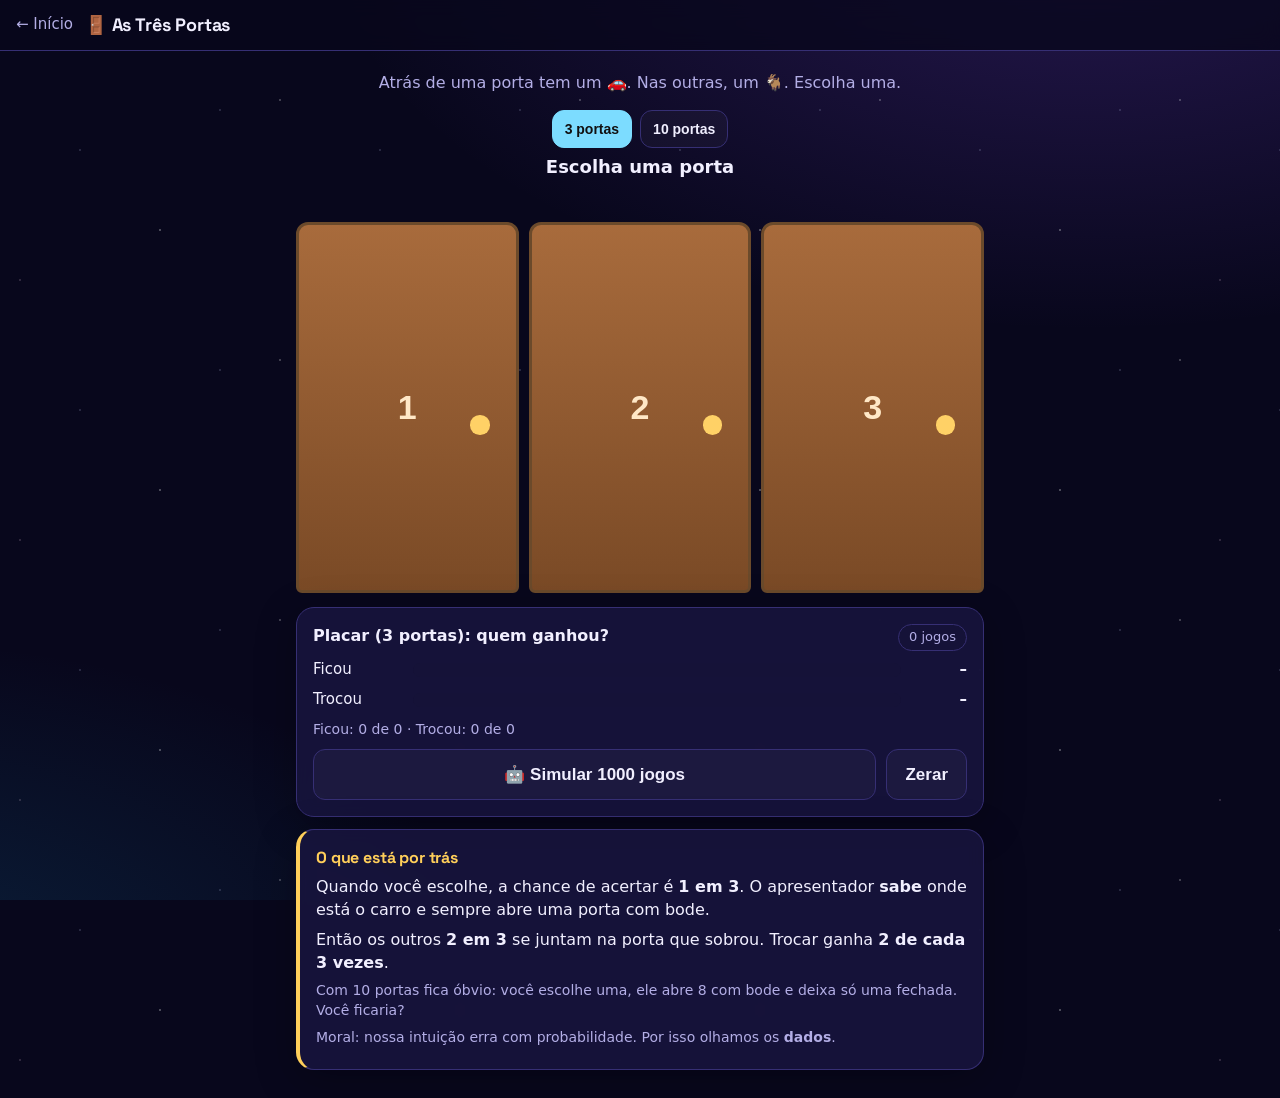
<file: monty.html>
<!doctype html>
<html lang="pt-BR">
<head>
<meta charset="utf-8">
<meta name="viewport" content="width=device-width, initial-scale=1">
<title>As Três Portas</title>
<link rel="stylesheet" href="style.css">
<style>
  .doors { display: grid; gap: 10px; margin: 14px 0; }
  .doors.n3 { grid-template-columns: repeat(3, 1fr); }
  .doors.n10 { grid-template-columns: repeat(5, 1fr); gap: 8px; }
  .door { aspect-ratio: 3/5; border-radius: 12px 12px 6px 6px; border: 3px solid #6b4a2b; cursor: pointer;
          background: linear-gradient(180deg, #a86b3c, #7a4a26); display: grid; place-items: center; position: relative;
          font-size: 34px; color: #ffe8c7; font-weight: 800; transition: transform .15s, filter .2s; padding: 0; }
  .n10 .door { font-size: 20px; border-width: 2px; }
  .door::after { content: ""; position: absolute; right: 12%; top: 52%; width: 9%; aspect-ratio: 1; border-radius: 50%; background: #ffd166; }
  .door.sel { outline: 4px solid var(--accent); outline-offset: 3px; transform: translateY(-4px); }
  .door.open { background: var(--bg2); border-color: var(--line); cursor: default; }
  .door.open::after { display: none; }
  .door.dim { filter: brightness(.6); }
  .door .lbl { font-size: 15px; }
  .phase { min-height: 54px; text-align: center; font-size: 18px; font-weight: 600; margin: 6px 0; }
  .modes { display: flex; gap: 8px; justify-content: center; margin-top: 4px; }
  .modes .btn { font-size: 14px; padding: 8px 12px; min-height: 38px; }
  .modes .btn.on { background: var(--blue); color: #111; border-color: var(--blue); }
</style>
</head>
<body>
<header class="top"><a class="back" href="index.html">← Início</a><h1>🚪 As Três Portas</h1></header>
<div class="wrap">
  <p class="lead center">Atrás de uma porta tem um 🚗. Nas outras, um 🐐. Escolha uma.</p>
  <div class="modes"><button class="btn ghost on" data-n="3">3 portas</button><button class="btn ghost" data-n="10">10 portas</button></div>
  <div class="phase" id="phase">Escolha uma porta</div>
  <div class="doors n3" id="doors"></div>
  <div class="row hidden" id="choice">
    <button class="btn ghost" id="ficar">Ficar com a minha</button>
    <button class="btn" id="trocar">Trocar de porta</button>
  </div>
  <div class="row hidden" id="again"><button class="btn blue" id="novo">Jogar de novo</button></div>

  <div class="card">
    <div style="display:flex;justify-content:space-between;align-items:baseline">
      <b>Placar (<span id="modo">3</span> portas): quem ganhou?</b><span class="pill" id="nJogos"></span>
    </div>
    <div class="stat"><span>Ficou</span><div class="bar"><span id="bFicar" style="background:var(--bad)"></span></div><b id="pFicar">–</b></div>
    <div class="stat"><span>Trocou</span><div class="bar"><span id="bTrocar" style="background:var(--good)"></span></div><b id="pTrocar">–</b></div>
    <p class="muted small" id="detalhe" style="margin:4px 0 10px"></p>
    <div class="row">
      <button class="btn ghost" id="sim">🤖 Simular 1000 jogos</button>
      <button class="btn ghost" id="zerar" style="flex:0 0 auto">Zerar</button>
    </div>
  </div>

  <div class="card why">
    <h3>O que está por trás</h3>
    <p>Quando você escolhe, a chance de acertar é <b>1 em 3</b>. O apresentador <b>sabe</b> onde está o carro e sempre abre uma porta com bode.</p>
    <p>Então os outros <b>2 em 3</b> se juntam na porta que sobrou. Trocar ganha <b>2 de cada 3 vezes</b>.</p>
    <p class="muted small">Com 10 portas fica óbvio: você escolhe uma, ele abre 8 com bode e deixa só uma fechada. Você ficaria?</p>
    <p class="muted small">Moral: nossa intuição erra com probabilidade. Por isso olhamos os <b>dados</b>.</p>
  </div>
</div>
<script>
const KEY = 'monty-stats-v2';
const vazio = () => ({ ficar: [0, 0], trocar: [0, 0] }); // [vitórias, jogos]
let ALL = { 3: vazio(), 10: vazio() };
try { ALL = JSON.parse(localStorage.getItem(KEY)) || ALL; } catch (e) {}
let S = ALL[3];
const save = () => { try { localStorage.setItem(KEY, JSON.stringify(ALL)); } catch (e) {} };

let n = 3, premio, escolha, fechada, fase;
const $ = id => document.getElementById(id);

function novo() {
  premio = Math.floor(Math.random() * n); escolha = null; fechada = null; fase = 'escolher';
  $('phase').textContent = 'Escolha uma porta';
  $('choice').classList.add('hidden'); $('again').classList.add('hidden');
  const d = $('doors'); d.className = 'doors n' + n; d.innerHTML = '';
  for (let i = 0; i < n; i++) {
    const b = document.createElement('button'); b.className = 'door'; b.textContent = i + 1;
    b.onclick = () => clique(i); d.appendChild(b);
  }
}
function portas() { return [...document.querySelectorAll('.door')]; }
function abre(i, revelar) {
  const b = portas()[i]; b.classList.add('open', 'pop');
  b.innerHTML = (i === premio ? '🚗' : '🐐') + (revelar ? '' : '');
}
function clique(i) {
  if (fase !== 'escolher') return;
  escolha = i; fase = 'decidir';
  portas()[i].classList.add('sel');
  // apresentador deixa fechada a do prêmio (ou uma aleatória, se você acertou)
  if (i !== premio) fechada = premio;
  else { const outras = [...Array(n).keys()].filter(k => k !== i); fechada = outras[Math.floor(Math.random() * outras.length)]; }
  $('phase').textContent = 'O apresentador vai abrir ' + (n === 3 ? 'uma porta…' : (n - 2) + ' portas…');
  setTimeout(() => {
    for (let k = 0; k < n; k++) if (k !== escolha && k !== fechada) abre(k);
    $('phase').innerHTML = n === 3 ? 'Ele abriu uma porta com bode. <b>Fica ou troca?</b>' : `Sobrou a sua (${escolha + 1}) e a ${fechada + 1}. <b>Fica ou troca?</b>`;
    $('choice').classList.remove('hidden');
  }, 600);
}
function decide(trocou) {
  if (fase !== 'decidir') return;
  fase = 'fim';
  const final = trocou ? fechada : escolha;
  portas().forEach(b => b.classList.remove('sel'));
  portas()[final].classList.add('sel');
  abre(escolha); abre(fechada);
  portas().forEach((b, k) => { if (k !== final) b.classList.add('dim'); });
  const ganhou = final === premio;
  const k = trocou ? 'trocar' : 'ficar';
  S[k][1]++; if (ganhou) S[k][0]++; save(); placar();
  $('phase').innerHTML = ganhou ? '🎉 <b>Ganhou o carro!</b>' : '🐐 Ganhou um bode…';
  $('choice').classList.add('hidden'); $('again').classList.remove('hidden');
}
function placar() {
  const pct = a => a[1] ? Math.round(100 * a[0] / a[1]) : null;
  const f = pct(S.ficar), t = pct(S.trocar);
  $('pFicar').textContent = f === null ? '–' : f + '%'; $('bFicar').style.width = (f || 0) + '%';
  $('pTrocar').textContent = t === null ? '–' : t + '%'; $('bTrocar').style.width = (t || 0) + '%';
  $('modo').textContent = n;
  $('nJogos').textContent = (S.ficar[1] + S.trocar[1]) + ' jogos';
  $('detalhe').textContent = `Ficou: ${S.ficar[0]} de ${S.ficar[1]} · Trocou: ${S.trocar[0]} de ${S.trocar[1]}`;
}
$('ficar').onclick = () => decide(false);
$('trocar').onclick = () => decide(true);
$('novo').onclick = novo;
$('zerar').onclick = () => { if (confirm('Zerar o placar?')) { ALL[n] = S = vazio(); save(); placar(); } };
$('sim').onclick = () => {
  const btn = $('sim'); btn.disabled = true;
  let feitos = 0;
  const passo = () => {
    for (let j = 0; j < 25; j++) {
      const p = Math.floor(Math.random() * n), e = Math.floor(Math.random() * n);
      const trocou = Math.random() < .5, k = trocou ? 'trocar' : 'ficar';
      S[k][1]++; if ((p === e) !== trocou) S[k][0]++;  // ficar ganha se acertou de cara; trocar ganha se errou
    }
    feitos += 25; placar();
    if (feitos < 1000) setTimeout(passo, 30); else { save(); btn.disabled = false; }
  };
  passo();
};
document.querySelectorAll('.modes .btn').forEach(b => b.onclick = () => {
  document.querySelectorAll('.modes .btn').forEach(x => x.classList.remove('on'));
  b.classList.add('on'); n = +b.dataset.n; S = ALL[n]; placar(); novo();
});
placar(); novo();
</script>
</body>
</html>
</file>
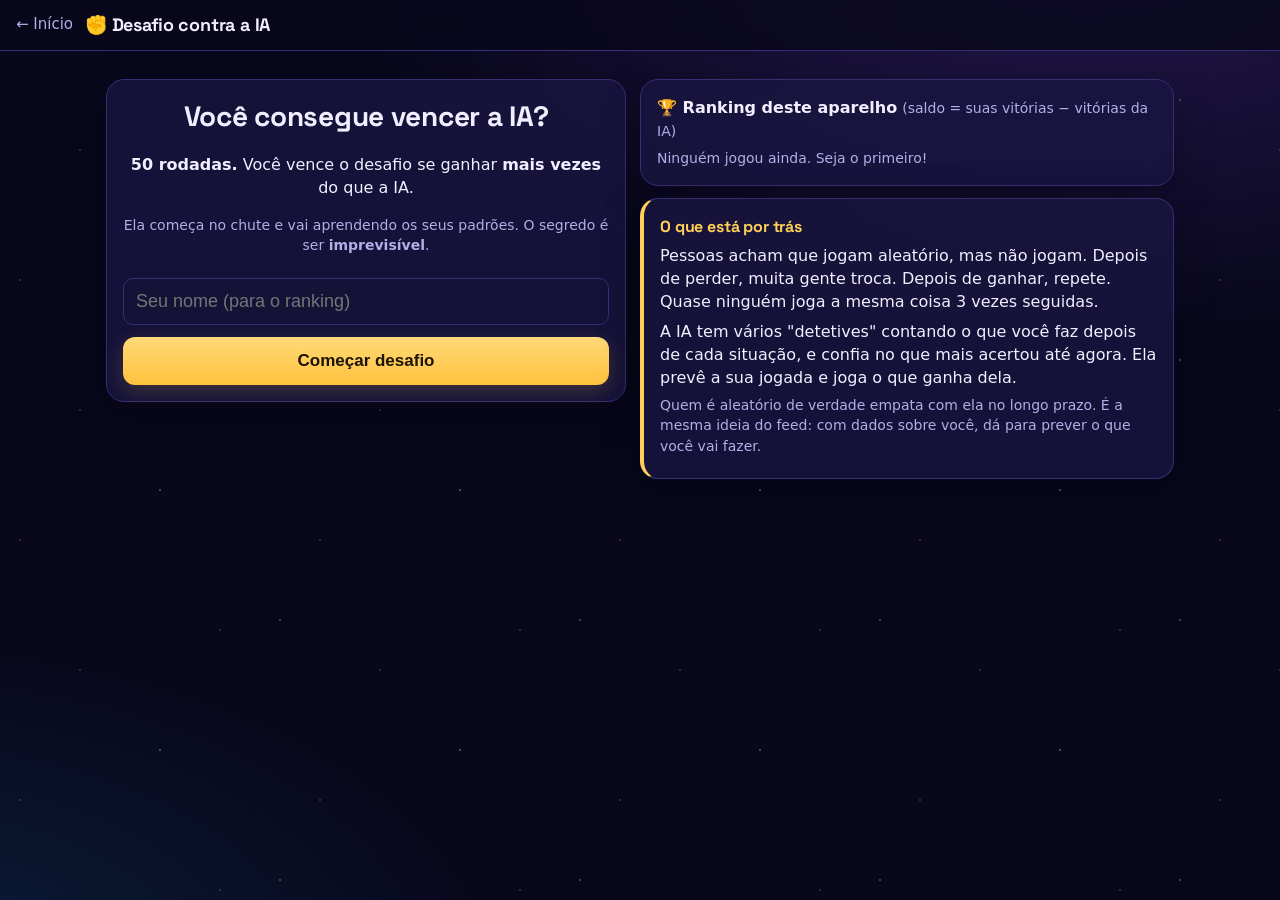
<file: ppt.html>
<!doctype html>
<html lang="pt-BR">
<head>
<meta charset="utf-8">
<meta name="viewport" content="width=device-width, initial-scale=1, maximum-scale=1">
<title>Pedra, Papel e Tesoura</title>
<link rel="stylesheet" href="style.css">
<style>
  .wrap.wide { max-width: 1100px; }
  .layout { display: grid; gap: 14px; grid-template-columns: 1fr; }
  @media (min-width: 900px) { .layout { grid-template-columns: minmax(360px, 520px) minmax(300px, 1fr); align-items: start; } }
  .score { display: grid; grid-template-columns: 1fr 1fr 1fr; text-align: center; gap: 8px; }
  .score div { background: var(--bg2); border-radius: 12px; padding: 10px 4px; }
  .score b { display: block; font-size: 32px; }
  .ronda { display: flex; justify-content: space-between; align-items: baseline; margin: 10px 2px 4px; }
  .saldo { font-weight: 800; font-size: 18px; }
  .arena { display: flex; justify-content: space-around; align-items: center; font-size: 64px; min-height: 110px; }
  .arena small { display: block; font-size: 13px; color: var(--muted); text-align: center; }
  .moves { display: grid; grid-template-columns: repeat(3, 1fr); gap: 10px; }
  .moves .btn { font-size: 46px; padding: 14px 0; background: var(--card); border: 2px solid var(--line); }
  .res { text-align: center; font-weight: 800; font-size: 20px; min-height: 30px; }
  .pred { text-align: center; color: var(--muted); min-height: 22px; font-size: 15px; margin-bottom: 8px; }
  .strip { display: flex; gap: 3px; flex-wrap: wrap; margin-top: 8px; }
  .strip i { width: 14px; height: 14px; border-radius: 3px; display: inline-block; }
  input.nome { width: 100%; font-size: 18px; padding: 12px; border-radius: 10px; border: 1px solid var(--line); background: var(--bg2); color: var(--text); margin: 8px 0 12px; }
  ol.rank { margin: 6px 0 0; padding-left: 22px; }
  ol.rank li { padding: 5px 0; border-bottom: 1px dashed var(--line); display: list-item; }
  ol.rank li span { float: right; font-weight: 700; }
  ol.rank li.eu { color: var(--accent); }
</style>
</head>
<body>
<header class="top"><a class="back" href="index.html">← Início</a><h1>✊ Desafio contra a IA</h1></header>
<div class="wrap wide">
<div class="layout">
  <section>
    <div class="card center" id="inicio">
      <div class="big">Você consegue vencer a IA?</div>
      <p><b>50 rodadas.</b> Você vence o desafio se ganhar <b>mais vezes</b> do que a IA.</p>
      <p class="muted small">Ela começa no chute e vai aprendendo os seus padrões. O segredo é ser <b>imprevisível</b>.</p>
      <input class="nome" id="nome" placeholder="Seu nome (para o ranking)" maxlength="18" autocomplete="off">
      <button class="btn" style="width:100%" id="comecar">Começar desafio</button>
    </div>

    <div id="jogo" class="hidden">
      <div class="ronda"><span class="pill" id="ronda">Rodada 1 de 50</span><span class="saldo" id="saldo">Saldo 0</span></div>
      <div class="bar" style="height:8px"><span id="prog" style="background:var(--blue)"></span></div>
      <div class="score" style="margin-top:10px">
        <div>Você<b id="sV">0</b></div><div>Empate<b id="sE">0</b></div><div>IA<b id="sI">0</b></div>
      </div>
      <div class="arena"><div id="aV">❔<small>você</small></div><div style="font-size:22px;color:var(--muted)">vs</div><div id="aI">🤖<small>IA</small></div></div>
      <div class="res" id="res">Escolha!</div>
      <div class="pred" id="pred"></div>
      <div class="moves">
        <button class="btn" data-m="0">✊</button><button class="btn" data-m="1">✋</button><button class="btn" data-m="2">✌️</button>
      </div>
      <p class="muted small center">No teclado: 1 ✊ · 2 ✋ · 3 ✌️</p>
    </div>

    <div class="card center hidden" id="fim">
      <div class="big" id="fimTit"></div>
      <p id="fimTxt"></p>
      <p class="muted" id="fimPrev"></p>
      <button class="btn" style="width:100%" id="denovo">Jogar de novo</button>
    </div>
  </section>

  <section>
    <div class="card hidden" id="viu">
      <b>🔍 O que a IA está percebendo em você</b>
      <div id="padroes" style="margin-top:6px"></div>
      <p class="muted small" style="margin:6px 0 0">Ela usa isso contra você. Consegue esconder seus padrões?</p>
    </div>
    <div class="card hidden" id="hcard">
      <b>Rodadas</b>
      <div class="strip" id="strip"></div>
      <p class="muted small" style="margin:8px 0 0">🟩 você ganhou · 🟥 IA ganhou · ⬜ empate</p>
    </div>
    <div class="card">
      <b>🏆 Ranking deste aparelho</b> <span class="muted small">(saldo = suas vitórias − vitórias da IA)</span>
      <ol class="rank" id="rank"></ol>
      <p class="muted small" id="rankVazio" style="margin:6px 0 0">Ninguém jogou ainda. Seja o primeiro!</p>
    </div>
    <div class="card why">
      <h3>O que está por trás</h3>
      <p>Pessoas acham que jogam aleatório, mas não jogam. Depois de perder, muita gente troca. Depois de ganhar, repete. Quase ninguém joga a mesma coisa 3 vezes seguidas.</p>
      <p>A IA tem vários "detetives" contando o que você faz depois de cada situação, e confia no que mais acertou até agora. Ela prevê a sua jogada e joga o que ganha dela.</p>
      <p class="muted small">Quem é aleatório de verdade empata com ela no longo prazo. É a mesma ideia do feed: com dados sobre você, dá para prever o que você vai fazer.</p>
    </div>
  </section>
</div>
</div>
<script>
const E = ['✊', '✋', '✌️'], TOTAL = 50;
const ganhaDe = m => (m + 1) % 3;
const $ = id => document.getElementById(id);
let hist, res, sc, pontos, previstos, acertosPrev, ativo = false, nome = '';

// ===== IA: vários detetives de padrão =====
const CTX = [
  { k: 2, f: h => h.v }, { k: 1, f: h => h.v },
  { k: 1, f: h => h.v + ',' + h.r }, { k: 2, f: h => h.v + ',' + h.r },
];
function previsao(ctx, H) {
  if (H.length <= ctx.k) return null;
  const alvo = H.slice(H.length - ctx.k).map(ctx.f).join('|'), c = [0, 0, 0];
  for (let i = ctx.k; i < H.length; i++) if (H.slice(i - ctx.k, i).map(ctx.f).join('|') === alvo) c[H[i].v]++;
  if (c[0] + c[1] + c[2] === 0) return null;
  const mx = Math.max(...c), op = [0, 1, 2].filter(i => c[i] === mx);
  return op[Math.floor(Math.random() * op.length)];
}
function prever() {
  if (hist.length < 3) return null;
  let best = null, bp = -1e9;
  CTX.forEach((c, i) => { const g = previsao(c, hist); if (g !== null && pontos[i] > bp) { bp = pontos[i]; best = g; } });
  if (best === null) { const c = [0, 0, 0]; hist.forEach(h => c[h.v]++); best = c.indexOf(Math.max(...c)); }
  return best;
}
function aprende(v) { CTX.forEach((c, i) => { const g = previsao(c, hist); if (g !== null) pontos[i] = pontos[i] * 0.85 + (g === v ? 1 : -0.5); }); }

// ===== ranking =====
const KEY = 'ppt-ranking-v1';
let RANK = [];
try { RANK = JSON.parse(localStorage.getItem(KEY)) || []; } catch (e) {}
function ranking(destaque) {
  const top = RANK.slice().sort((a, b) => b.saldo - a.saldo || b.v - a.v).slice(0, 10);
  const esc = s => String(s).replace(/[&<>"']/g, c => ({ '&': '&amp;', '<': '&lt;', '>': '&gt;', '"': '&quot;', "'": '&#39;' }[c]));
  $('rank').innerHTML = top.map(r => `<li class="${r.t === destaque ? 'eu' : ''}">${esc(r.nome)} <span>${r.saldo > 0 ? '+' : ''}${r.saldo} <small class="muted">(${r.v}×${r.i})</small></span></li>`).join('');
  $('rankVazio').classList.toggle('hidden', top.length > 0);
}

// ===== jogo =====
function comecar() {
  nome = ($('nome').value.trim() || 'Anônimo').slice(0, 18);
  hist = []; res = []; sc = [0, 0, 0]; pontos = CTX.map(() => 0); previstos = 0; acertosPrev = 0; ativo = true;
  $('inicio').classList.add('hidden'); $('fim').classList.add('hidden'); $('jogo').classList.remove('hidden');
  $('hcard').classList.remove('hidden');
  $('aV').innerHTML = '❔<small>você</small>'; $('aI').innerHTML = '🤖<small>IA</small>';
  $('res').textContent = 'Escolha!'; $('pred').textContent = '';
  atualiza();
}
function jogar(v) {
  if (!ativo) return;
  const previsto = prever();
  const ia = previsto === null ? Math.floor(Math.random() * 3) : ganhaDe(previsto);
  aprende(v);
  if (previsto !== null) { previstos++; if (previsto === v) acertosPrev++; }
  const r = v === ia ? 0 : (ganhaDe(ia) === v ? 1 : -1);
  hist.push({ v, r }); res.push(r);
  sc[r === 1 ? 0 : r === 0 ? 1 : 2]++;
  $('aV').innerHTML = `<span class="pop" style="display:inline-block">${E[v]}</span><small>você</small>`;
  $('aI').innerHTML = `<span class="pop" style="display:inline-block">${E[ia]}</span><small>IA</small>`;
  $('res').innerHTML = r === 1 ? '<span style="color:var(--good)">Você ganhou!</span>' : r === 0 ? 'Empate' : '<span style="color:var(--bad)">A IA ganhou!</span>';
  $('pred').innerHTML = previsto === null ? 'A IA ainda está chutando…' :
    (previsto === v ? `🎯 A IA <b>previu</b> que você ia jogar ${E[previsto]}` : `A IA achou que você ia jogar ${E[previsto]}`);
  atualiza();
  if (hist.length >= TOTAL) fim();
}
function atualiza() {
  $('sV').textContent = sc[0]; $('sE').textContent = sc[1]; $('sI').textContent = sc[2];
  const n = hist.length, saldo = sc[0] - sc[2];
  $('ronda').textContent = `Rodada ${Math.min(n + 1, TOTAL)} de ${TOTAL}`;
  $('prog').style.width = (100 * n / TOTAL) + '%';
  $('saldo').innerHTML = `Saldo <span style="color:${saldo > 0 ? 'var(--good)' : saldo < 0 ? 'var(--bad)' : 'var(--text)'}">${saldo > 0 ? '+' : ''}${saldo}</span>`;
  $('strip').innerHTML = res.map(r => `<i style="background:${r === 1 ? 'var(--good)' : r === -1 ? 'var(--bad)' : '#cfd3ee'}"></i>`).join('');
  padroes();
}
function padroes() {
  if (hist.length < 8) { $('viu').classList.add('hidden'); return; }
  const out = [];
  for (let a = 0; a < 3; a++) {
    const c = [0, 0, 0]; let t = 0;
    for (let i = 1; i < hist.length; i++) if (hist[i - 1].v === a) { c[hist[i].v]++; t++; }
    if (t >= 3) { const b = c.indexOf(Math.max(...c)); out.push({ p: c[b] / t, txt: `Depois de ${E[a]} você joga ${E[b]} <b>${Math.round(100 * c[b] / t)}%</b> das vezes` }); }
  }
  for (const [r, n] of [[1, 'ganhar'], [-1, 'perder']]) {
    let rep = 0, t = 0;
    for (let i = 1; i < hist.length; i++) if (hist[i - 1].r === r) { t++; if (hist[i].v === hist[i - 1].v) rep++; }
    if (t >= 3) out.push({ p: Math.max(rep, t - rep) / t, txt: `Depois de ${n}, você ${rep / t >= .5 ? '<b>repete</b>' : '<b>troca</b>'} ${Math.round(100 * Math.max(rep, t - rep) / t)}% das vezes` });
  }
  const tot = [0, 0, 0]; hist.forEach(h => tot[h.v]++);
  const fav = tot.indexOf(Math.max(...tot));
  out.push({ p: tot[fav] / hist.length, txt: `Jogada favorita: ${E[fav]} (${Math.round(100 * tot[fav] / hist.length)}%). Aleatório seria 33%.` });
  out.sort((a, b) => b.p - a.p);
  $('padroes').innerHTML = out.slice(0, 3).map(o => `<p style="margin:6px 0">• ${o.txt}</p>`).join('');
  $('viu').classList.remove('hidden');
}
function fim() {
  ativo = false;
  const saldo = sc[0] - sc[2], t = Date.now();
  RANK.push({ nome, saldo, v: sc[0], i: sc[2], t });
  try { localStorage.setItem(KEY, JSON.stringify(RANK)); } catch (e) {}
  ranking(t);
  $('jogo').classList.add('hidden'); $('fim').classList.remove('hidden');
  $('fimTit').textContent = saldo > 0 ? '🏆 Você venceu a IA!' : saldo === 0 ? '🤝 Empatou com a IA' : '🤖 A IA venceu';
  $('fimTxt').innerHTML = `Você <b>${sc[0]}</b> × <b>${sc[2]}</b> IA <span class="muted">(${sc[1]} empates)</span>`;
  const pct = previstos ? Math.round(100 * acertosPrev / previstos) : 0;
  $('fimPrev').innerHTML = `A IA previu sua jogada <b>${pct}%</b> das vezes. No puro acaso seria 33%. ` +
    (pct >= 50 ? 'Você deixou padrões! 🕵️' : pct <= 40 ? 'Você foi bem imprevisível! 🎲' : 'Quase imprevisível.');
}
document.querySelectorAll('.moves .btn').forEach(b => b.onclick = () => jogar(+b.dataset.m));
document.addEventListener('keydown', e => { if (document.activeElement === $('nome')) { if (e.key === 'Enter') comecar(); return; } const k = { '1': 0, '2': 1, '3': 2 }[e.key]; if (k !== undefined) jogar(k); });
$('comecar').onclick = comecar;
$('denovo').onclick = () => { $('fim').classList.add('hidden'); $('inicio').classList.remove('hidden'); $('viu').classList.add('hidden'); $('hcard').classList.add('hidden'); $('nome').focus(); };
ranking();
</script>
</body>
</html>
</file>
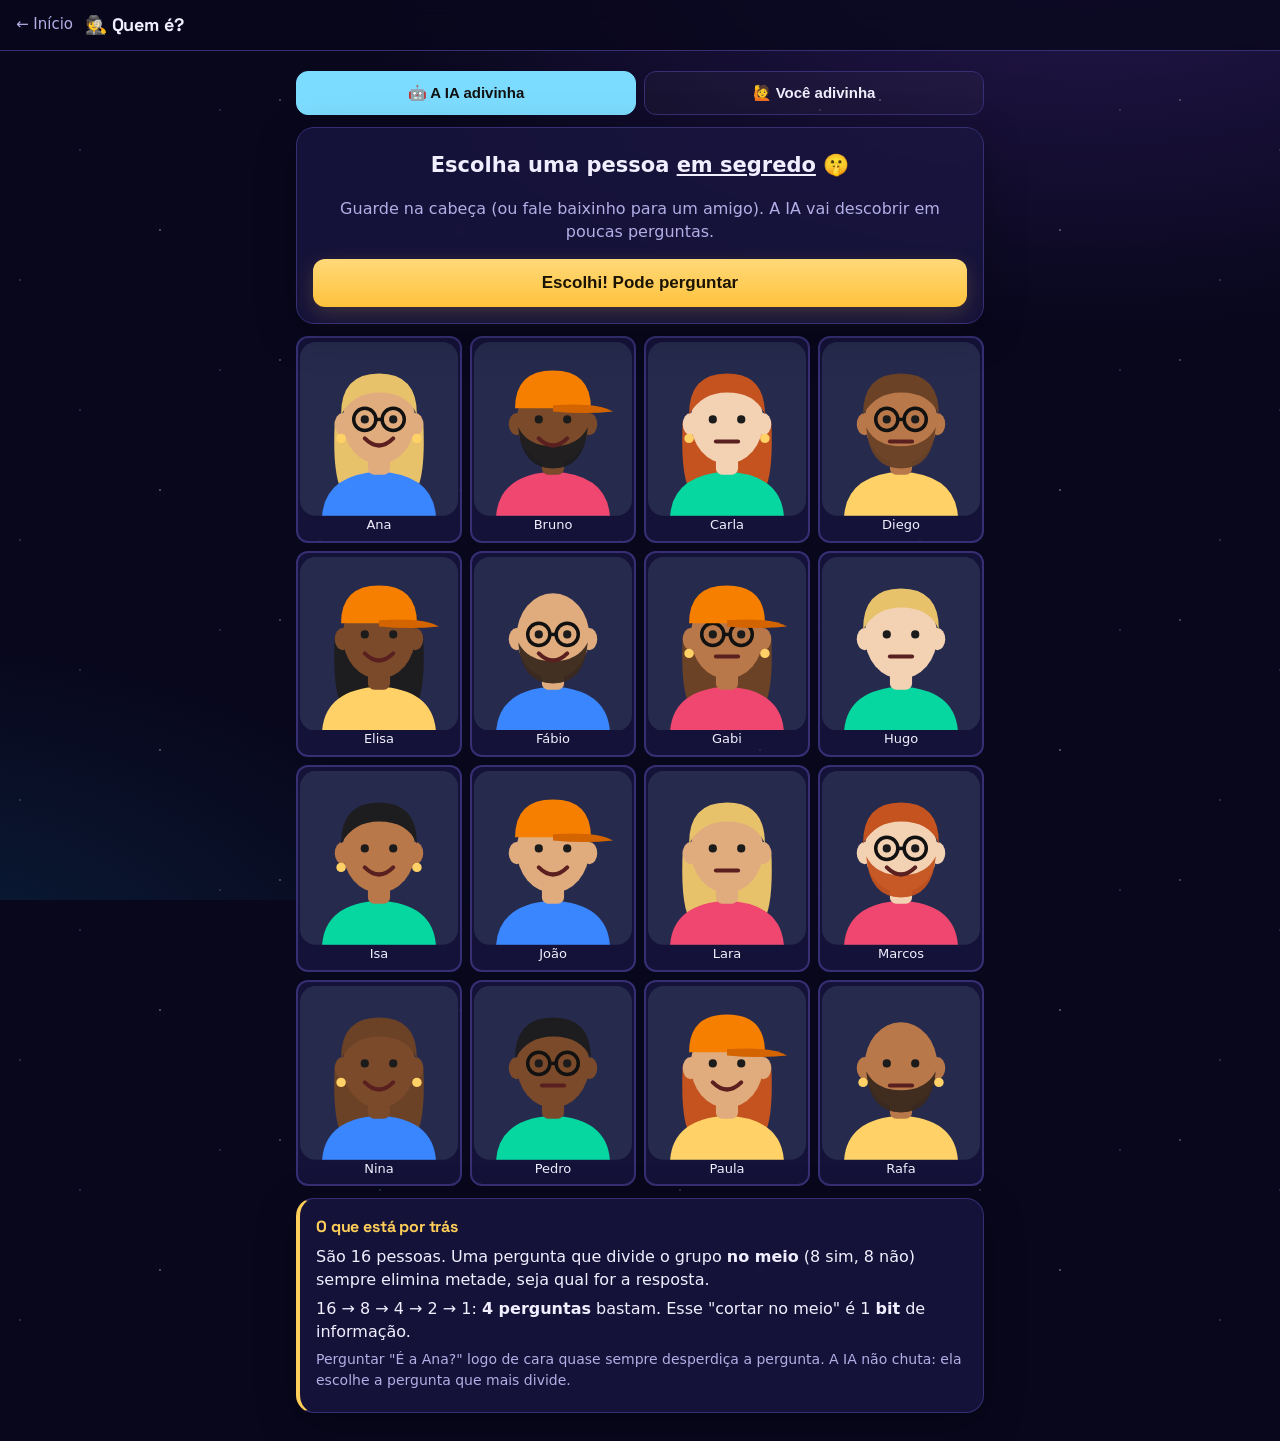
<file: quem.html>
<!doctype html>
<html lang="pt-BR">
<head>
<meta charset="utf-8">
<meta name="viewport" content="width=device-width, initial-scale=1">
<title>Quem é?</title>
<link rel="stylesheet" href="style.css">
<style>
  .modes { display: flex; gap: 8px; margin: 4px 0 10px; }
  .modes .btn { flex: 1; font-size: 15px; padding: 10px; min-height: 44px; }
  .modes .btn.on { background: var(--blue); color: #111; border-color: var(--blue); }
  .people { display: grid; grid-template-columns: repeat(4, 1fr); gap: 8px; }
  .p { background: var(--card); border: 2px solid var(--line); border-radius: 12px; padding: 4px 2px 6px; text-align: center; cursor: pointer;
       transition: opacity .3s, filter .3s, transform .3s; font-size: 13px; color: var(--text); }
  .p svg { width: 100%; height: auto; display: block; }
  .p.out { opacity: .18; filter: grayscale(1); transform: scale(.92); }
  .p.win { border-color: var(--accent); box-shadow: 0 0 0 3px var(--accent); }
  .q { font-size: 21px; font-weight: 800; text-align: center; margin: 6px 0 12px; }
  .meter { display: flex; justify-content: space-between; align-items: baseline; }
  .chips { display: flex; flex-wrap: wrap; gap: 6px; }
  .chip { border: 1px solid var(--line); background: var(--bg2); color: var(--text); border-radius: 99px; padding: 9px 12px; font-size: 14.5px; cursor: pointer; }
  .chip:disabled { opacity: .35; }
  .fb { min-height: 24px; margin: 8px 0 0; }
</style>
</head>
<body>
<header class="top"><a class="back" href="index.html">← Início</a><h1>🕵️ Quem é?</h1></header>
<div class="wrap">
  <div class="modes">
    <button class="btn ghost on" data-mode="ia">🤖 A IA adivinha</button>
    <button class="btn ghost" data-mode="voce">🙋 Você adivinha</button>
  </div>

  <div class="card" id="painel"></div>
  <div class="people" id="people"></div>

  <div class="card why">
    <h3>O que está por trás</h3>
    <p>São 16 pessoas. Uma pergunta que divide o grupo <b>no meio</b> (8 sim, 8 não) sempre elimina metade, seja qual for a resposta.</p>
    <p>16 → 8 → 4 → 2 → 1: <b>4 perguntas</b> bastam. Esse "cortar no meio" é 1 <b>bit</b> de informação.</p>
    <p class="muted small">Perguntar "É a Ana?" logo de cara quase sempre desperdiça a pergunta. A IA não chuta: ela escolhe a pergunta que mais divide.</p>
  </div>
</div>
<script>
const HAIR = { preto: '#1d1d1f', castanho: '#6b4226', loiro: '#e8c26a', ruivo: '#c4531f' };
const SHIRT = { azul: '#3a86ff', vermelha: '#ef476f', verde: '#06d6a0', amarela: '#ffd166' };
const SKIN = ['#f3d2b3', '#e0ac7e', '#b9784a', '#7a4a2a'];
// nome, cabelo, comprido, óculos, boné, barba, brinco, sorrindo, camisa, pele
const RAW = [
  ['Ana', 'loiro', 1, 1, 0, 0, 1, 1, 'azul', 1], ['Bruno', 'preto', 0, 0, 1, 1, 0, 1, 'vermelha', 3],
  ['Carla', 'ruivo', 1, 0, 0, 0, 1, 0, 'verde', 0], ['Diego', 'castanho', 0, 1, 0, 1, 0, 0, 'amarela', 2],
  ['Elisa', 'preto', 1, 0, 1, 0, 0, 1, 'amarela', 3], ['Fábio', 'careca', 0, 1, 0, 1, 0, 1, 'azul', 1],
  ['Gabi', 'castanho', 1, 1, 1, 0, 1, 0, 'vermelha', 2], ['Hugo', 'loiro', 0, 0, 0, 0, 0, 0, 'verde', 0],
  ['Isa', 'preto', 0, 0, 0, 0, 1, 1, 'verde', 2], ['João', 'castanho', 0, 0, 1, 0, 0, 1, 'azul', 1],
  ['Lara', 'loiro', 1, 0, 0, 0, 0, 0, 'vermelha', 1], ['Marcos', 'ruivo', 0, 1, 0, 1, 0, 1, 'vermelha', 0],
  ['Nina', 'castanho', 1, 0, 0, 0, 1, 1, 'azul', 3], ['Pedro', 'preto', 0, 1, 0, 0, 0, 0, 'verde', 3],
  ['Paula', 'ruivo', 1, 0, 1, 0, 0, 1, 'amarela', 1], ['Rafa', 'careca', 0, 0, 0, 1, 1, 0, 'amarela', 2],
];
const P = RAW.map(([nome, cabelo, longo, oculos, bone, barba, brinco, sorri, camisa, pele], id) =>
  ({ id, nome, cabelo, longo, oculos, bone, barba, brinco, sorri, camisa, pele }));
const Q = [
  ['Usa óculos?', p => p.oculos], ['Está de boné?', p => p.bone], ['Tem barba?', p => p.barba],
  ['Usa brinco?', p => p.brinco], ['Está sorrindo?', p => p.sorri], ['Tem cabelo comprido?', p => p.longo],
  ['Tem cabelo preto?', p => p.cabelo === 'preto'], ['Tem cabelo castanho?', p => p.cabelo === 'castanho'],
  ['Tem cabelo loiro?', p => p.cabelo === 'loiro'], ['Tem cabelo ruivo?', p => p.cabelo === 'ruivo'],
  ['É careca?', p => p.cabelo === 'careca'],
  ['Camisa azul?', p => p.camisa === 'azul'], ['Camisa vermelha?', p => p.camisa === 'vermelha'],
  ['Camisa verde?', p => p.camisa === 'verde'], ['Camisa amarela?', p => p.camisa === 'amarela'],
].map(([t, f], i) => ({ i, t, f: p => !!f(p) }));

function avatar(p) {
  const h = HAIR[p.cabelo], s = SKIN[p.pele], dark = p.pele >= 2;
  let g = `<svg viewBox="0 0 100 110" xmlns="http://www.w3.org/2000/svg"><rect width="100" height="110" rx="10" fill="#262b4d"/>`;
  if (p.longo) g += `<path d="M22 50 Q20 92 30 98 L70 98 Q80 92 78 50 Z" fill="${h}"/>`;
  g += `<path d="M14 110 Q16 84 50 82 Q84 84 86 110 Z" fill="${SHIRT[p.camisa]}"/>`;
  g += `<rect x="43" y="68" width="14" height="16" rx="4" fill="${s}"/>`;
  g += `<ellipse cx="27" cy="52" rx="5" ry="7" fill="${s}"/><ellipse cx="73" cy="52" rx="5" ry="7" fill="${s}"/>`;
  g += `<ellipse cx="50" cy="50" rx="23" ry="27" fill="${s}"/>`;
  if (p.cabelo !== 'careca' && !p.bone) g += `<path d="M26 46 Q26 20 50 20 Q74 20 74 46 Q68 32 50 32 Q34 32 26 46 Z" fill="${h}"/>`;
  if (p.barba) g += `<path d="M28 54 Q30 80 50 80 Q70 80 72 54 Q66 66 50 66 Q34 66 28 54 Z" fill="${p.cabelo === 'careca' ? '#3a2a1e' : h}" opacity=".95"/>`;
  g += `<circle cx="41" cy="49" r="2.6" fill="#1b1b1b"/><circle cx="59" cy="49" r="2.6" fill="#1b1b1b"/>`;
  if (p.oculos) g += `<g fill="none" stroke="#111" stroke-width="2.2"><circle cx="41" cy="49" r="7"/><circle cx="59" cy="49" r="7"/><path d="M48 49h4"/></g>`;
  g += p.sorri ? `<path d="M41 61 Q50 70 59 61" fill="none" stroke="#5a1f1f" stroke-width="2.6" stroke-linecap="round"/>`
               : `<path d="M43 63 H57" stroke="#5a1f1f" stroke-width="2.6" stroke-linecap="round"/>`;
  if (p.brinco) g += `<circle cx="26" cy="61" r="3" fill="#ffd166"/><circle cx="74" cy="61" r="3" fill="#ffd166"/>`;
  if (p.bone) g += `<path d="M26 42 Q26 18 50 18 Q74 18 74 42 Z" fill="#f77f00"/><path d="M50 40 Q78 38 88 44 Q70 46 50 44 Z" fill="#d36400"/>`;
  return g + `</svg>`;
}

let mode = 'ia', vivos, perguntas, segredo, usadas;
const $ = id => document.getElementById(id);
function grade(onclick) {
  $('people').innerHTML = '';
  P.forEach(p => {
    const d = document.createElement('div'); d.className = 'p' + (vivos.has(p.id) ? '' : ' out');
    d.innerHTML = avatar(p) + p.nome; d.dataset.id = p.id;
    if (onclick) d.onclick = () => onclick(p);
    $('people').appendChild(d);
  });
}
function marca() {
  document.querySelectorAll('.p').forEach(d => d.classList.toggle('out', !vivos.has(+d.dataset.id)));
}
function melhorPergunta() {
  const vs = P.filter(p => vivos.has(p.id));
  let best = [], bd = 1e9;
  for (const q of Q) {
    if (usadas.has(q.i)) continue;
    const sim = vs.filter(q.f).length, nao = vs.length - sim;
    if (sim === 0 || nao === 0) continue;
    const d = Math.abs(sim - nao);
    if (d < bd) { bd = d; best = [q]; } else if (d === bd) best.push(q);
  }
  return best[Math.floor(Math.random() * best.length)];
}
function medidor(n) {
  return `<div class="meter"><span class="muted small">Pessoas possíveis</span><b>${n} de 16</b></div>
          <div class="bar" style="margin:6px 0 4px"><span style="width:${100 * n / 16}%;background:var(--blue)"></span></div>
          <div class="muted small">Perguntas feitas: <b>${perguntas}</b></div>`;
}

// ===== modo 1: a IA adivinha =====
let qAtual;
function iaInicio() {
  vivos = new Set(P.map(p => p.id)); perguntas = 0; usadas = new Set();
  $('painel').innerHTML = `<div class="q">Escolha uma pessoa <u>em segredo</u> 🤫</div>
    <p class="muted center">Guarde na cabeça (ou fale baixinho para um amigo). A IA vai descobrir em poucas perguntas.</p>
    <button class="btn" style="width:100%" onclick="iaPergunta()">Escolhi! Pode perguntar</button>`;
  grade(null);
}
function iaPergunta() {
  const vs = P.filter(p => vivos.has(p.id));
  if (vs.length === 1) return iaFim(vs[0]);
  if (vs.length === 0) {
    $('painel').innerHTML = `<div class="q">🤔 Ninguém combina com as respostas!</div><p class="center muted">Alguma resposta saiu errada. Acontece!</p>
      <button class="btn" style="width:100%" onclick="iaInicio()">Tentar de novo</button>`; return;
  }
  qAtual = melhorPergunta();
  const sim = vs.filter(qAtual.f).length;
  $('painel').innerHTML = `${medidor(vs.length)}
    <div class="q pop">${qAtual.t}</div>
    <div class="row"><button class="btn good" onclick="iaResp(true)">Sim</button><button class="btn bad" onclick="iaResp(false)">Não</button></div>
    <p class="muted small center" style="margin:10px 0 0">Por que essa? Ela separa <b>${sim}</b> de um lado e <b>${vs.length - sim}</b> do outro: quase metade/metade.</p>`;
}
function iaResp(r) {
  perguntas++; usadas.add(qAtual.i);
  P.forEach(p => { if (vivos.has(p.id) && qAtual.f(p) !== r) vivos.delete(p.id); });
  marca(); iaPergunta();
}
function iaFim(p) {
  document.querySelector(`.p[data-id="${p.id}"]`).classList.add('win');
  $('painel').innerHTML = `${medidor(1)}<div class="q pop">É ${['Bruno','Diego','Fábio','Hugo','João','Marcos','Pedro','Rafa'].includes(p.nome) ? 'o' : 'a'} ${p.nome}! 🎯</div>
    <p class="center">Precisei de <b>${perguntas}</b> perguntas.<br><span class="muted small">Com 16 pessoas, perguntas perfeitas precisam de log₂16 = 4.</span></p>
    <button class="btn" style="width:100%" onclick="iaInicio()">De novo</button>`;
}

// ===== modo 2: você adivinha =====
function voceInicio() {
  vivos = new Set(P.map(p => p.id)); perguntas = 0; usadas = new Set();
  segredo = P[Math.floor(Math.random() * P.length)];
  grade(p => voceChuta(p));
  voceTela('A IA escolheu alguém. Faça perguntas! (ou toque numa pessoa para chutar)');
}
function voceTela(fb) {
  const vs = P.filter(p => vivos.has(p.id));
  $('painel').innerHTML = `${medidor(vs.length)}
    <p class="fb">${fb}</p>
    <div class="chips" style="margin-top:8px">${Q.map(q => `<button class="chip" ${usadas.has(q.i) ? 'disabled' : ''} onclick="vocePergunta(${q.i})">${q.t}</button>`).join('')}</div>`;
}
function vocePergunta(i) {
  const q = Q[i], vs = P.filter(p => vivos.has(p.id));
  const r = q.f(segredo), antes = vs.length;
  perguntas++; usadas.add(i);
  vs.forEach(p => { if (q.f(p) !== r) vivos.delete(p.id); });
  marca();
  const depois = vivos.size, sim = vs.filter(q.f).length, pior = Math.max(sim, antes - sim);
  let nota;
  if (sim === 0 || sim === antes) nota = '😬 Essa pergunta não eliminou ninguém.';
  else if (Math.abs(2 * sim - antes) <= 1) nota = '💯 Pergunta perfeita: dividiu no meio!';
  else if (pior <= antes * 0.7) nota = '👍 Boa pergunta.';
  else nota = `🎲 Arriscada: se desse azar, sobrariam ${pior}.`;
  if (depois === 1) return voceFim(true);
  voceTela(`<b>${q.t} ${r ? 'Sim' : 'Não'}!</b> ${antes} → ${depois} pessoas. ${nota}`);
}
function voceChuta(p) {
  if (!vivos.has(p.id)) return;
  perguntas++;
  if (p.id === segredo.id) return voceFim(true);
  vivos.delete(p.id); marca();
  voceTela(`❌ Não é ${p.nome}. Chutar custa uma pergunta e elimina só 1 pessoa.`);
}
function voceFim() {
  vivos = new Set([segredo.id]); marca();
  document.querySelector(`.p[data-id="${segredo.id}"]`).classList.add('win');
  $('painel').innerHTML = `${medidor(1)}<div class="q pop">Era ${segredo.nome}! 🎉</div>
    <p class="center">Você usou <b>${perguntas}</b> perguntas. A IA usa <b>4 ou 5</b>.</p>
    <button class="btn" style="width:100%" onclick="voceInicio()">De novo</button>`;
}

document.querySelectorAll('.modes .btn').forEach(b => b.onclick = () => {
  document.querySelectorAll('.modes .btn').forEach(x => x.classList.remove('on')); b.classList.add('on');
  mode = b.dataset.mode; mode === 'ia' ? iaInicio() : voceInicio();
});
iaInicio();
</script>
</body>
</html>
</file>
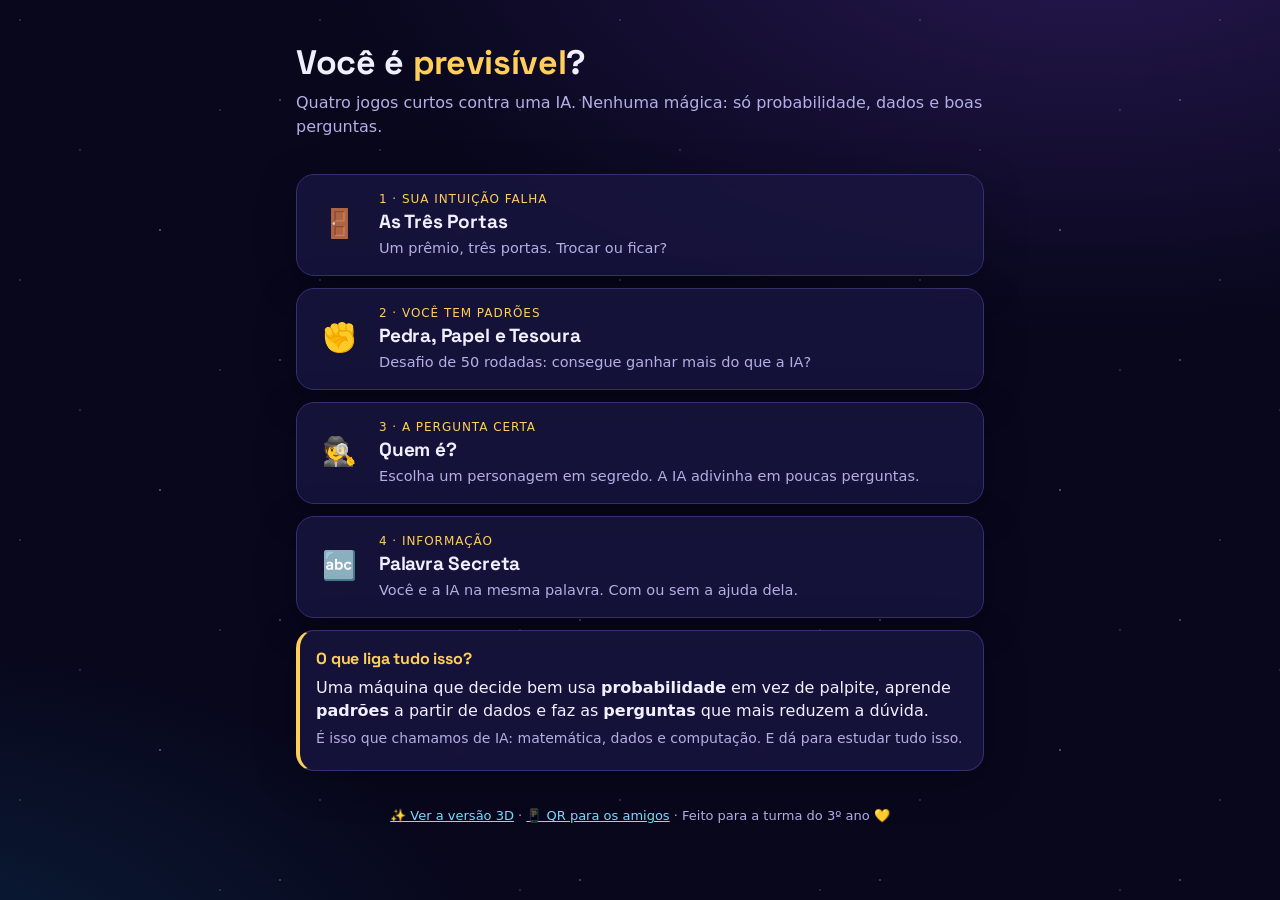
<file: simples.html>
<!doctype html>
<html lang="pt-BR">
<head>
<meta charset="utf-8">
<meta name="viewport" content="width=device-width, initial-scale=1">
<title>Você é previsível?</title>
<link rel="stylesheet" href="style.css">
<style>
  .hero { padding: 28px 0 8px; }
  .hero h1 { font-size: 34px; line-height: 1.1; margin: 0 0 10px; }
  .hero h1 em { color: var(--accent); font-style: normal; }
  a.game { display: flex; gap: 14px; align-items: center; text-decoration: none; color: var(--text); }
  a.game:active { transform: scale(.98); }
  .num { flex: 0 0 52px; height: 52px; border-radius: 14px; display: grid; place-items: center; font-size: 28px; background: var(--bg2); }
  a.game h2 { margin: 0; font-size: 19px; }
  a.game p { margin: 2px 0 0; color: var(--muted); font-size: 14.5px; }
  .step { font-size: 12px; letter-spacing: .08em; text-transform: uppercase; color: var(--accent); }
  footer { color: var(--muted); font-size: 13px; padding: 24px 0; text-align: center; }
</style>
</head>
<body>
<div class="wrap">
  <section class="hero">
    <h1>Você é <em>previsível</em>?</h1>
    <p class="lead">Quatro jogos curtos contra uma IA. Nenhuma mágica: só probabilidade, dados e boas perguntas.</p>
  </section>

  <a class="card game" href="monty.html">
    <div class="num">🚪</div>
    <div><div class="step">1 · Sua intuição falha</div><h2>As Três Portas</h2><p>Um prêmio, três portas. Trocar ou ficar?</p></div>
  </a>
  <a class="card game" href="ppt.html">
    <div class="num">✊</div>
    <div><div class="step">2 · Você tem padrões</div><h2>Pedra, Papel e Tesoura</h2><p>Desafio de 50 rodadas: consegue ganhar mais do que a IA?</p></div>
  </a>
  <a class="card game" href="quem.html">
    <div class="num">🕵️</div>
    <div><div class="step">3 · A pergunta certa</div><h2>Quem é?</h2><p>Escolha um personagem em segredo. A IA adivinha em poucas perguntas.</p></div>
  </a>
  <a class="card game" href="termo.html">
    <div class="num">🔤</div>
    <div><div class="step">4 · Informação</div><h2>Palavra Secreta</h2><p>Você e a IA na mesma palavra. Com ou sem a ajuda dela.</p></div>
  </a>

  <div class="card why">
    <h3>O que liga tudo isso?</h3>
    <p>Uma máquina que decide bem usa <b>probabilidade</b> em vez de palpite, aprende <b>padrões</b> a partir de dados e faz as <b>perguntas</b> que mais reduzem a dúvida.</p>
    <p class="muted small">É isso que chamamos de IA: matemática, dados e computação. E dá para estudar tudo isso.</p>
  </div>
  <footer><a href="index.html">✨ Ver a versão 3D</a> · <a href="qr.html">📱 QR para os amigos</a> · Feito para a turma do 3º ano 💛</footer>
</div>
</body>
</html>
</file>
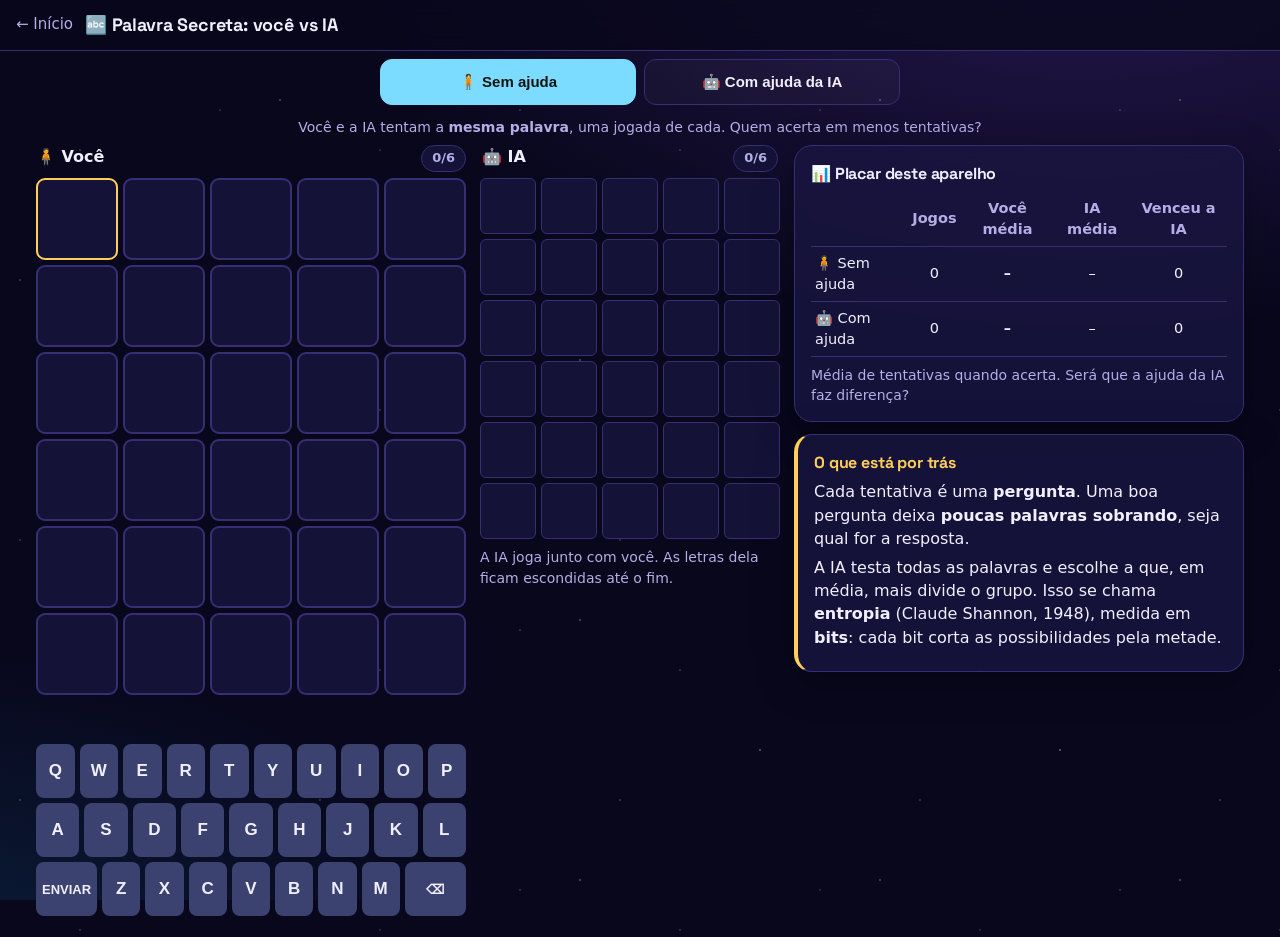
<file: termo.html>
<!doctype html>
<html lang="pt-BR">
<head>
<meta charset="utf-8">
<meta name="viewport" content="width=device-width, initial-scale=1, maximum-scale=1">
<title>Palavra Secreta</title>
<link rel="stylesheet" href="style.css">
<style>
  .wrap.wide { max-width: 1240px; }
  .modes { display: flex; gap: 8px; max-width: 520px; margin: 0 auto 12px; }
  .modes .btn { flex: 1; font-size: 15px; padding: 10px; min-height: 46px; }
  .modes .btn.on { background: var(--blue); color: #111; border-color: var(--blue); }

  .arena { display: grid; gap: 14px; align-items: start;
           grid-template-columns: 1.55fr 1fr; grid-template-areas: "voce ia" "kb kb" "painel painel"; }
  .a-voce { grid-area: voce; } .a-ia { grid-area: ia; } .a-kb { grid-area: kb; } .a-painel { grid-area: painel; }
  @media (min-width: 900px) {
    .arena { grid-template-columns: minmax(320px, 430px) minmax(220px, 300px) minmax(280px, 1fr);
             grid-template-areas: "voce ia painel" "kb ia painel"; grid-template-rows: auto 1fr; justify-content: center; }
    /* tabuleiro + teclado cabem na altura da tela */
    .a-voce .board { max-width: min(100%, calc((100vh - 380px) * 0.85)); margin: 0 auto; }
    .a-voce .who { max-width: min(100%, calc((100vh - 380px) * 0.85)); margin-left: auto; margin-right: auto; }
    .a-ia .board, .a-ia .who { max-width: min(100%, calc((100vh - 380px) * 0.6)); }
    .wrap.wide { padding-top: 8px; }
    p.lead { margin: 0 0 8px; }
  }
  .who { display: flex; justify-content: space-between; align-items: baseline; margin: 0 2px 6px; font-weight: 700; }
  .who .pill { font-weight: 600; }
  .board { container-type: inline-size; display: grid; gap: 5px; }
  .gr { display: grid; grid-template-columns: repeat(5, 1fr); gap: 5px; }
  .cell { aspect-ratio: 1; border: 2px solid var(--line); border-radius: 9px; display: grid; place-items: center;
          font-size: 11cqi; font-weight: 800; background: var(--bg2); transition: background .25s; }
  .a-ia .cell { border-radius: 6px; border-width: 1.5px; }
  .cell.filled { border-color: var(--muted); }
  .cell.cur { border-color: var(--accent); }
  .cell.s2 { background: var(--good); border-color: var(--good); color: #0b2a20; }
  .cell.s1 { background: var(--mid); border-color: var(--mid); color: #2b1a05; }
  .cell.s0 { background: #3a3f5c; border-color: #3a3f5c; color: #cfd3ee; }
  .cell.win { box-shadow: 0 0 0 2px var(--accent); }
  .iastatus { font-size: 14px; color: var(--muted); margin-top: 8px; min-height: 20px; }

  .kb { user-select: none; max-width: 560px; margin: 0 auto; width: 100%; }
  .kr { display: flex; gap: 5px; justify-content: center; margin: 5px 0; }
  .k { flex: 1 1 0; max-width: 50px; height: 54px; border: 0; border-radius: 8px; background: #3b4270; color: var(--text);
       font-size: 17px; font-weight: 700; cursor: pointer; padding: 0; }
  .k.wide { max-width: 78px; flex: 1.6 1 0; font-size: 13px; }
  .k.s2 { background: var(--good); color: #0b2a20; } .k.s1 { background: var(--mid); color: #2b1a05; } .k.s0 { background: #262a45; color: #6c7299; }
  .msg { min-height: 24px; text-align: center; color: var(--accent); font-weight: 700; margin-top: 6px; }

  .a-painel .card { margin-top: 0; }
  .sug { display: flex; justify-content: space-between; align-items: center; gap: 8px; padding: 10px 12px; border-radius: 10px; background: var(--bg2); margin: 6px 0; }
  .sug.best { outline: 2px solid var(--good); }
  .sug b { font-family: ui-monospace, monospace; font-size: 18px; letter-spacing: .1em; }
  #hist > div { display: flex; justify-content: space-between; padding: 6px 0; border-bottom: 1px dashed var(--line); font-size: 15px; }
  .mono { font-family: ui-monospace, monospace; letter-spacing: .1em; }
  .vs { display: grid; grid-template-columns: 1fr auto 1fr; align-items: center; text-align: center; gap: 8px; margin: 8px 0; }
  .vs b { font-size: 34px; display: block; }
  table.st { width: 100%; border-collapse: collapse; font-size: 14.5px; }
  table.st td, table.st th { padding: 6px 4px; border-bottom: 1px solid var(--line); text-align: center; }
  table.st th { color: var(--muted); font-weight: 600; }
  table.st td:first-child, table.st th:first-child { text-align: left; }
</style>
</head>
<body>
<header class="top"><a class="back" href="index.html">← Início</a><h1>🔤 Palavra Secreta: você vs IA</h1></header>
<div class="wrap wide">
  <div class="modes">
    <button class="btn ghost on" data-mode="sem">🧍 Sem ajuda</button>
    <button class="btn ghost" data-mode="com">🤖 Com ajuda da IA</button>
  </div>
  <p class="lead center small" id="lead"></p>

  <div class="arena">
    <section class="a-voce">
      <div class="who"><span>🧍 Você</span><span class="pill" id="pV">0/6</span></div>
      <div class="board" id="bV"></div>
      <div class="msg" id="msg"></div>
    </section>
    <section class="a-ia">
      <div class="who"><span>🤖 IA</span><span class="pill" id="pI">0/6</span></div>
      <div class="board" id="bI"></div>
      <div class="iastatus" id="iaStatus"></div>
    </section>
    <section class="a-kb"><div class="kb" id="kb"></div></section>
    <section class="a-painel">
      <div class="card hidden" id="fim">
        <div class="big center" id="fimTit"></div>
        <div class="vs"><div>🧍 Você<b id="fV"></b></div><div class="muted">×</div><div>🤖 IA<b id="fI"></b></div></div>
        <p class="center" id="fimTxt"></p>
        <button class="btn" style="width:100%" onclick="novo()">Jogar de novo</button>
      </div>
      <div class="card" id="ajuda">
        <h3 style="margin:0;font-size:16px">🤖 O que a IA está pensando</h3>
        <p class="big" style="margin:8px 0 2px" id="restam"></p>
        <p class="muted small" id="restamTxt" style="margin:0"></p>
        <div id="sugs"></div>
        <p class="muted small" id="lista"></p>
      </div>
      <div class="card hist" id="histCard">
        <h3 style="margin:0 0 6px;font-size:16px">Quanto cada tentativa sua ajudou</h3>
        <div class="muted small" style="border:0">No começo: <span id="total"></span> palavras possíveis</div>
        <div id="hist"></div>
      </div>
      <div class="card">
        <h3 style="margin:0 0 6px;font-size:16px">📊 Placar deste aparelho</h3>
        <table class="st" id="stats"></table>
        <p class="muted small" style="margin:8px 0 0">Média de tentativas quando acerta. Será que a ajuda da IA faz diferença?</p>
      </div>
      <div class="card why">
        <h3>O que está por trás</h3>
        <p>Cada tentativa é uma <b>pergunta</b>. Uma boa pergunta deixa <b>poucas palavras sobrando</b>, seja qual for a resposta.</p>
        <p>A IA testa todas as palavras e escolhe a que, em média, mais divide o grupo. Isso se chama <b>entropia</b> (Claude Shannon, 1948), medida em <b>bits</b>: cada bit corta as possibilidades pela metade.</p>
      </div>
    </section>
  </div>
</div>
<script src="palavras.js"></script>
<script>
const W = PALAVRAS, N = W.length, MAX = 6, FIRST = 'TARSO';
const $ = id => document.getElementById(id);
let modo = 'sem', alvo, tent, atual, acabou, cand, histRows, ia;

// ===== lógica (corrigida do termoo) =====
function pat(g, t) {
  const p = [0,0,0,0,0], u = [0,0,0,0,0];
  for (let i = 0; i < 5; i++) if (g[i] === t[i]) { p[i] = 2; u[i] = 1; }
  for (let i = 0; i < 5; i++) { if (p[i]) continue; for (let j = 0; j < 5; j++) if (!u[j] && g[i] === t[j]) { p[i] = 1; u[j] = 1; break; } }
  return p[0] + 3*p[1] + 9*p[2] + 27*p[3] + 81*p[4];
}
const cores = c => { const r = []; for (let i = 0; i < 5; i++) { r.push(c % 3); c = Math.floor(c / 3); } return r; };
// uma palavra continua possível se, sendo ela a resposta, geraria as mesmas cores
const filtra = (C, g, code) => C.filter(w => pat(g, w) === code);
function entropia(g, C) {
  const m = new Map(); for (const t of C) { const k = pat(g, t); m.set(k, (m.get(k) || 0) + 1); }
  let h = 0; for (const c of m.values()) { const p = c / C.length; h -= p * Math.log2(p); } return h;
}
function ranking(C) {
  if (C.length <= 2) return C.map(w => ({ w, h: C.length === 2 ? 1 : 0 }));
  const cs = new Set(C);
  return W.map(w => ({ w, h: entropia(w, C), c: cs.has(w) })).sort((a, b) => (b.h + (b.c ? .05 : 0)) - (a.h + (a.c ? .05 : 0)));
}
function iaResolve(t) {
  let C = W.slice(); const seq = [];
  for (let k = 0; k < MAX; k++) {
    const g = k === 0 ? FIRST : ranking(C)[0].w, code = pat(g, t);
    seq.push({ g, code, antes: C.length });
    if (g === t) break;
    C = filtra(C, g, code);
  }
  return seq;
}

// ===== placar =====
const KEY = 'termo-vs-ia-v1';
const vazio = () => ({ jogos: 0, acertos: 0, soma: 0, ganhouIA: 0, empate: 0, perdeuIA: 0, iaSoma: 0, iaAcertos: 0 });
let ST = { sem: vazio(), com: vazio() };
try { ST = Object.assign(ST, JSON.parse(localStorage.getItem(KEY)) || {}); } catch (e) {}
const salva = () => { try { localStorage.setItem(KEY, JSON.stringify(ST)); } catch (e) {} };
function tabela() {
  const m = s => s.acertos ? (s.soma / s.acertos).toFixed(1) : '–';
  const mi = s => s.iaAcertos ? (s.iaSoma / s.iaAcertos).toFixed(1) : '–';
  $('stats').innerHTML = `<tr><th></th><th>Jogos</th><th>Você média</th><th>IA média</th><th>Venceu a IA</th></tr>` +
    [['🧍 Sem ajuda', ST.sem], ['🤖 Com ajuda', ST.com]].map(([n, s]) =>
      `<tr><td>${n}</td><td>${s.jogos}</td><td><b>${m(s)}</b></td><td>${mi(s)}</td><td>${s.ganhouIA}${s.empate ? ` <span class="muted">(+${s.empate} emp.)</span>` : ''}</td></tr>`).join('');
}

// ===== tela =====
function board(el, rows, opts) {
  el.innerHTML = '';
  for (let r = 0; r < MAX; r++) {
    const row = document.createElement('div'); row.className = 'gr';
    const t = rows[r];
    for (let c = 0; c < 5; c++) {
      const d = document.createElement('div'); d.className = 'cell';
      if (t) {
        d.classList.add('s' + cores(t.code)[c]);
        if (opts.letras) d.textContent = t.g[c];
        if (t.g === alvo) d.classList.add('win');
      } else if (opts.digitando && r === rows.length && !acabou) {
        d.textContent = atual[c] || ''; if (atual[c]) d.classList.add('filled'); if (c === atual.length) d.classList.add('cur');
      }
      row.appendChild(d);
    }
    el.appendChild(row);
  }
}
function iaVisivel() { return acabou ? ia : ia.slice(0, tent.length); }
function desenha() {
  board($('bV'), tent, { letras: true, digitando: true });
  const iv = iaVisivel();
  board($('bI'), iv, { letras: modo === 'com' || acabou });
  $('pV').textContent = `${tent.length}/${MAX}`;
  $('pI').textContent = `${iv.length}/${MAX}`;
  const iaAcertou = iv.length && iv[iv.length - 1].g === alvo;
  $('iaStatus').innerHTML = iaAcertou ? `✅ A IA acertou em <b>${iv.length}</b>!` :
    (modo === 'sem' && !acabou ? 'A IA joga junto com você. As letras dela ficam escondidas até o fim.' : '');
  const st = {};
  for (const t of tent) cores(t.code).forEach((s, i) => { const L = t.g[i]; st[L] = Math.max(st[L] ?? -1, s); });
  document.querySelectorAll('.k[data-k]').forEach(b => { b.className = 'k' + (b.dataset.k.length > 1 ? ' wide' : '') + (st[b.dataset.k] !== undefined ? ' s' + st[b.dataset.k] : ''); });
  $('ajuda').classList.toggle('hidden', modo !== 'com' || acabou);
  $('histCard').classList.toggle('hidden', (modo === 'sem' && !acabou) || histRows.length === 0);
}
function pensaIA() {
  if (modo !== 'com' || acabou) return;
  $('restam').textContent = cand.length + (cand.length === 1 ? ' palavra possível' : ' palavras possíveis');
  $('restamTxt').textContent = `≈ ${Math.log2(cand.length).toFixed(1)} bits de dúvida (cada bit = cortar pela metade)`;
  $('lista').textContent = cand.length <= 12 ? 'Possíveis: ' + cand.join(', ') : '';
  $('sugs').innerHTML = '<p class="muted small">calculando…</p>';
  setTimeout(() => {
    const top = tent.length === 0 ? [FIRST, 'TOSAR', 'SERIO'].map(w => ({ w, h: entropia(w, W) })) : ranking(cand).slice(0, 3);
    $('sugs').innerHTML = '<p class="small muted" style="margin:10px 0 0">Melhores próximas tentativas:</p>' + top.map((s, i) => {
      const sobra = Math.max(1, cand.length / Math.pow(2, s.h));
      return `<div class="sug ${i === 0 ? 'best' : ''}"><b>${s.w}</b><span class="small">sobram ~<b>${sobra < 10 ? sobra.toFixed(1) : Math.round(sobra)}</b> · ${s.h.toFixed(2)} bits</span></div>`;
    }).join('');
  }, 20);
}
function hist() {
  $('total').textContent = N;
  $('hist').innerHTML = histRows.map(h => `<div><span class="mono">${h.g}</span><span>${h.antes} → <b>${h.depois}</b>${h.depois === 1 ? ' 🎯' : ''}</span></div>`).join('');
}
function msg(t) { $('msg').textContent = t; }

function tecla(k) {
  if (acabou) return;
  msg('');
  if (k === 'DEL') atual = atual.slice(0, -1);
  else if (k === 'ENTER') {
    if (atual.length < 5) { msg('Faltam letras'); return; }
    const g = atual, code = pat(g, alvo), antes = cand.length;
    tent.push({ g, code }); cand = filtra(cand, g, code);
    histRows.push({ g, antes, depois: cand.length }); atual = '';
    if (g === alvo || tent.length === MAX) fim(g === alvo);
    desenha(); hist(); pensaIA(); return;
  } else if (atual.length < 5) atual += k;
  desenha();
}
function fim(ganhou) {
  acabou = true;
  const s = ST[modo], iaN = ia[ia.length - 1].g === alvo ? ia.length : 99, vN = ganhou ? tent.length : 99;
  s.jogos++; if (ganhou) { s.acertos++; s.soma += tent.length; }
  if (iaN < 99) { s.iaAcertos++; s.iaSoma += iaN; }
  if (vN < iaN) s.ganhouIA++; else if (vN === iaN) s.empate++; else s.perdeuIA++;
  salva(); tabela();
  $('fim').classList.remove('hidden');
  $('fimTit').textContent = vN < iaN ? '🏆 Você venceu a IA!' : vN === iaN ? '🤝 Empate!' : '🤖 A IA venceu';
  $('fV').textContent = ganhou ? tent.length : '✗'; $('fI').textContent = iaN < 99 ? iaN : '✗';
  $('fimTxt').innerHTML = `A palavra era <b class="mono">${alvo}</b>.` + (modo === 'sem' ? ' Agora as letras da IA aparecem: veja como ela pensou.' : '');
  if (matchMedia('(max-width: 899px)').matches) setTimeout(() => $('fim').scrollIntoView({ behavior: 'smooth', block: 'center' }), 200);
}
function novo() {
  alvo = W[Math.floor(Math.random() * N)];
  tent = []; atual = ''; acabou = false; cand = W.slice(); histRows = [];
  ia = iaResolve(alvo);
  $('fim').classList.add('hidden');
  $('lead').innerHTML = modo === 'sem'
    ? 'Você e a IA tentam a <b>mesma palavra</b>, uma jogada de cada. Quem acerta em menos tentativas?'
    : 'Agora a IA mostra o que ela faria. Siga as dicas (ou não) e veja se você fica mais rápido.';
  msg(''); desenha(); hist(); pensaIA();
}
function teclado() {
  ["QWERTYUIOP", "ASDFGHJKL", "+ZXCVBNM-"].forEach(l => {
    const r = document.createElement('div'); r.className = 'kr';
    for (const ch of l) {
      const b = document.createElement('button'), k = ch === '+' ? 'ENTER' : ch === '-' ? 'DEL' : ch;
      b.dataset.k = k; b.className = 'k' + (k.length > 1 ? ' wide' : ''); b.textContent = k === 'ENTER' ? 'ENVIAR' : k === 'DEL' ? '⌫' : k;
      b.onclick = () => tecla(k); r.appendChild(b);
    }
    $('kb').appendChild(r);
  });
  document.addEventListener('keydown', e => {
    if (e.ctrlKey || e.metaKey || e.altKey) return;
    const k = e.key.normalize('NFD').replace(/[̀-ͯ]/g, '').toUpperCase();
    if (k === 'ENTER') { e.preventDefault(); tecla('ENTER'); } else if (k === 'BACKSPACE') tecla('DEL'); else if (/^[A-Z]$/.test(k)) tecla(k);
  });
}
document.querySelectorAll('.modes .btn').forEach(b => b.onclick = () => {
  document.querySelectorAll('.modes .btn').forEach(x => x.classList.remove('on')); b.classList.add('on');
  modo = b.dataset.mode; b.blur(); novo();
});
teclado(); tabela(); novo();
</script>
</body>
</html>
</file>
<file: style.css>
@import url("https://fonts.googleapis.com/css2?family=Space+Grotesk:wght@500;700&display=swap");
:root {
  --bg: #08071c;
  --bg2: #151238;
  --card: rgba(26, 22, 66, .78);
  --line: #362f74;
  --text: #f1efff;
  --muted: #b3aee6;
  --accent: #ffcf5a;
  --good: #3ee6a8;
  --bad: #ff5c8a;
  --mid: #ffa94d;
  --blue: #7cdcff;
  --radius: 18px;
}
* { box-sizing: border-box; }
html, body { margin: 0; }
body {
  background:
    radial-gradient(1100px 600px at 85% -10%, rgba(120, 70, 220, .28), transparent 70%),
    radial-gradient(900px 500px at -10% 110%, rgba(20, 120, 170, .22), transparent 70%),
    var(--bg);
  background-attachment: fixed;
  min-height: 100vh;
  color: var(--text);
  font-family: system-ui, -apple-system, "Segoe UI", Roboto, sans-serif;
  line-height: 1.45;
  -webkit-tap-highlight-color: transparent;
}
a { color: var(--blue); }
.wrap { max-width: 720px; margin: 0 auto; padding: 16px; }
/* céu estrelado leve, só CSS */
body::before {
  content: ""; position: fixed; inset: -50%; z-index: -1; pointer-events: none; opacity: .55;
  background-image:
    radial-gradient(1.2px 1.2px at 20px 30px, #fff, transparent),
    radial-gradient(1px 1px at 120px 80px, #cfd8ff, transparent),
    radial-gradient(1.4px 1.4px at 200px 160px, #fff, transparent),
    radial-gradient(1px 1px at 60px 210px, #ffd9f0, transparent),
    radial-gradient(1px 1px at 260px 40px, #cfd8ff, transparent);
  background-size: 300px 260px;
  animation: deriva 120s linear infinite;
}
@keyframes deriva { to { transform: translate(300px, 260px); } }
@media (prefers-reduced-motion: reduce) { body::before { animation: none; } }
h1, h2, h3, .big { font-family: "Space Grotesk", system-ui, sans-serif; letter-spacing: -.01em; }
header.top {
  display: flex; align-items: center; gap: 12px;
  padding: 12px 16px; border-bottom: 1px solid var(--line);
  position: sticky; top: 0; background: rgba(8,7,28,.78); backdrop-filter: blur(10px); z-index: 5;
}
header.top a.back { text-decoration: none; color: var(--muted); font-size: 15px; }
header.top h1 { font-size: 18px; margin: 0; }
h2 { font-size: 22px; margin: 8px 0 4px; }
p.lead { color: var(--muted); margin: 4px 0 16px; }
.card {
  background: var(--card); border: 1px solid var(--line);
  border-radius: var(--radius); padding: 16px; margin: 12px 0;
  backdrop-filter: blur(8px); box-shadow: 0 10px 40px rgba(0, 0, 0, .25);
}
.btn {
  appearance: none; border: 0; border-radius: 12px; cursor: pointer;
  background: linear-gradient(180deg, #ffd978, #ffc23d); color: #1b1404; font-weight: 700;
  box-shadow: 0 6px 20px rgba(255, 200, 80, .18);
  font-size: 17px; padding: 14px 18px; min-height: 48px;
  transition: transform .08s ease, filter .15s;
}
.btn:active { transform: scale(.97); }
.btn.ghost { background: rgba(255,255,255,.03); color: var(--text); border: 1px solid var(--line); box-shadow: none; }
.btn.blue { background: var(--blue); color: #0b1a24; }
.btn.good { background: var(--good); }
.btn.bad { background: var(--bad); color: #fff; }
.btn:disabled { opacity: .4; cursor: default; }
.row { display: flex; gap: 10px; flex-wrap: wrap; }
.row > .btn { flex: 1 1 0; }
.muted { color: var(--muted); }
.small { font-size: 14px; }
.big { font-size: 28px; font-weight: 800; }
.center { text-align: center; }
.why { border-left: 4px solid var(--accent); }
.why h3 { margin: 0 0 6px; font-size: 16px; color: var(--accent); }
.why p { margin: 6px 0; }
.bar { height: 14px; background: var(--bg2); border-radius: 8px; overflow: hidden; }
.bar > span { display: block; height: 100%; width: 0; transition: width .4s ease; border-radius: 8px; }
.stat { display: grid; grid-template-columns: 90px 1fr 56px; gap: 10px; align-items: center; margin: 8px 0; font-size: 15px; }
.stat b { text-align: right; }
.hidden { display: none !important; }
.pill { display: inline-block; padding: 3px 10px; border-radius: 99px; background: var(--bg2); border: 1px solid var(--line); font-size: 13px; color: var(--muted); }
@keyframes pop { 0% { transform: scale(.6); opacity: 0 } 100% { transform: scale(1); opacity: 1 } }
.pop { animation: pop .25s ease-out; }
</file>
